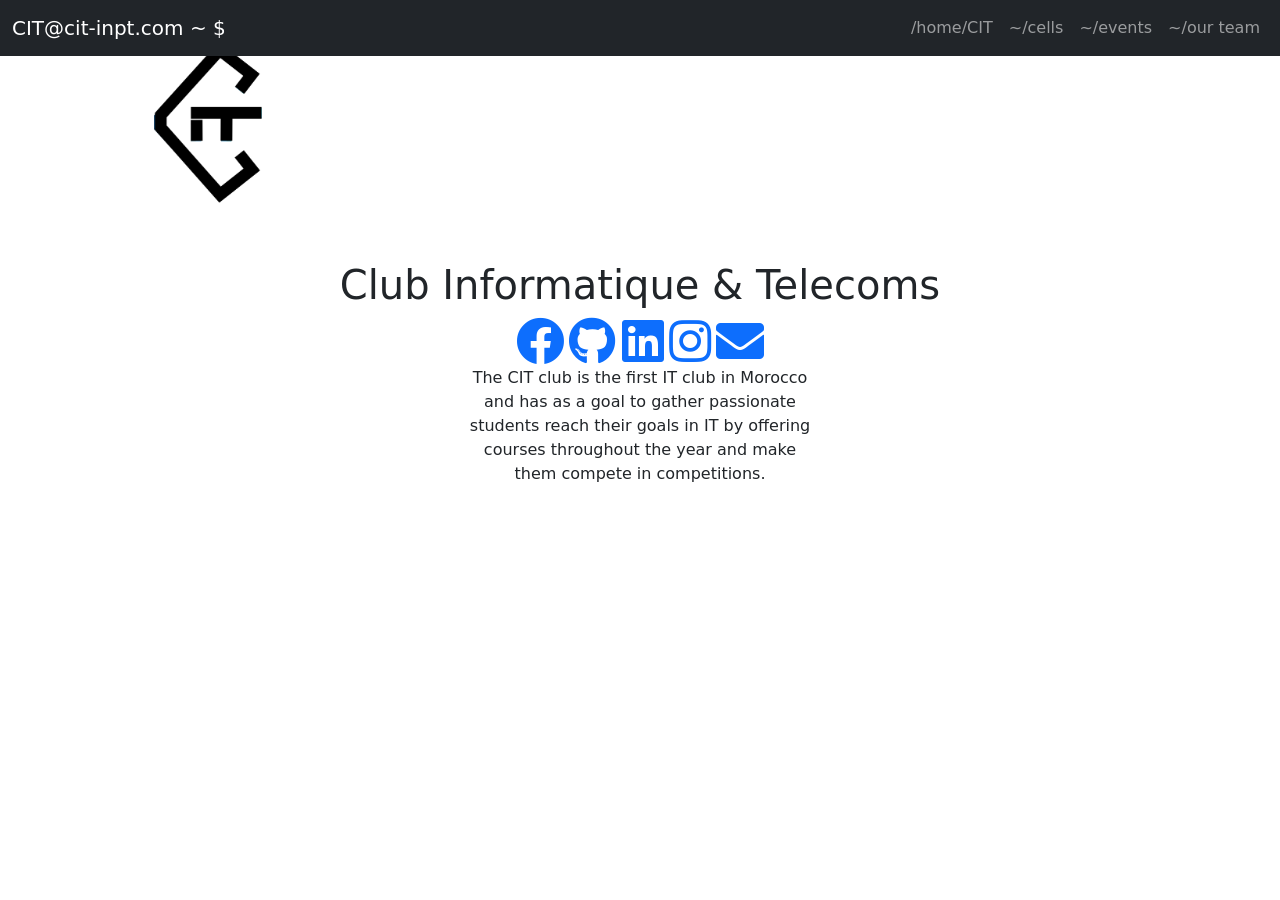
<file: index.html>
<!DOCTYPE html>
<html lang="en-us">
	<head>
		<title> CIT club </title>

		<meta http-equiv="content-type" content="text/html; charset=utf-8">
<meta name="viewport" content="width=device-width, initial-scale=1.0">
<meta name="generator" content="Hugo 0.108.0">




<script src="https://code.jquery.com/jquery-3.1.1.min.js"   integrity="sha256-hVVnYaiADRTO2PzUGmuLJr8BLUSjGIZsDYGmIJLv2b8="   crossorigin="anonymous"></script>


<link href="https://cdn.jsdelivr.net/npm/bootstrap@5.0.1/dist/css/bootstrap.min.css" rel="stylesheet" integrity="sha384-+0n0xVW2eSR5OomGNYDnhzAbDsOXxcvSN1TPprVMTNDbiYZCxYbOOl7+AMvyTG2x" crossorigin="anonymous">
<script src="https://cdn.jsdelivr.net/npm/bootstrap@5.0.1/dist/js/bootstrap.bundle.min.js" integrity="sha384-gtEjrD/SeCtmISkJkNUaaKMoLD0//ElJ19smozuHV6z3Iehds+3Ulb9Bn9Plx0x4" crossorigin="anonymous"></script>


<link rel="stylesheet" href="https://use.fontawesome.com/releases/v5.7.2/css/all.css" integrity="sha384-fnmOCqbTlWIlj8LyTjo7mOUStjsKC4pOpQbqyi7RrhN7udi9RwhKkMHpvLbHG9Sr" crossorigin="anonymous">


<link rel="stylesheet" href="https://MehdiLahlouMimi00.github.io/css/nix.css">



<link rel="shortcut icon" href="/favicon.ico">



<link href="https://fonts.googleapis.com/css?family=Inconsolata%7COpen+Sans%7CConcert+One" rel="stylesheet">







	</head>
	<body>
		<header>
	<nav class="navbar navbar-dark bg-dark fixed-top navbar-expand-lg font-header">
		<div class="container-fluid">
			<a class="navbar-brand" id="green-terminal" href='https://MehdiLahlouMimi00.github.io/'>
				CIT@cit-inpt.com ~ $
			</a>
			<button type="button" class="navbar-toggler" data-bs-toggle="collapse" data-bs-target="#navbar-collapse-1" 
					aria-controls="navbar-collapse-1" aria-expanded="false">
				<span class="visually-hidden">Toggle navigation</span>
				<span class="navbar-toggler-icon"></span>
			</button>

			
			<div class="collapse navbar-collapse" id="navbar-collapse-1">
				<ul class="nav navbar-nav ms-auto">
					<li class="nav-item">
						<a class="nav-link" href='https://MehdiLahlouMimi00.github.io/'>
							/home/CIT</a>
					</li>
					
					
					
					<li class="nav-item dropdown">
						
						<a class="nav-link" href="https://MehdiLahlouMimi00.github.io/cells">~/cells</a>
						
					</li>
					
					
					<li class="nav-item dropdown">
						
						<a class="nav-link" href="https://MehdiLahlouMimi00.github.io/events">~/events</a>
						
					</li>
					
					
					<li class="nav-item dropdown">
						
						<a class="nav-link" href="https://MehdiLahlouMimi00.github.io/team">~/our team</a>
						
					</li>
					
				</ul>
			</div>
		</div>
	</nav>
</header>

		<div class="flex-wrapper">
			<main class="container">
				
				<div class="row">
					<div class="col-sm-3 col-centered text-center">
						<img alt="profile-picture" class="img-fluid rounded-circle user-picture" src="/Logo%20CIT.png">
					</div>
				</div>
				
				<div class="row">
					<div class="col-xs-12 user-profile text-center">
						<h1 id="user-name">Club Informatique &amp; Telecoms</h1>
					</div>
				</div>
				<div class="row">
					<div class="col-xs-12 user-social text-center">
					







<a href="https://facebook.com/cit.inpt" rel="me" title="Facebook"><i class="fab fa-facebook fa-3x" aria-hidden="true"></i></a>



<a href="https://github.com/CIT-INPT" rel="me" title="GitHub"><i class="fab fa-github fa-3x" aria-hidden="true"></i></a>




<a href="https://linkedin.com/in/68543778" rel="me" title="LinkedIn"><i class="fab fa-linkedin fa-3x" aria-hidden="true"></i></a>







<a href="https://instagram.com/cit.inpt" rel="me" title="Instagram"><i class="fab fa-instagram fa-3x" aria-hidden="true"></i></a>




<a href="mailto:cit.inpt@gmail.com" title="Email"><i class="fas fa-envelope fa-3x" aria-hidden="true"></i></a>









					</div>
				</div>
				
				<div class="row">
					<div class="col-lg-4 offset-lg-4 user-description text-center">
						<p>The CIT club is the first IT club in Morocco and has as a goal to gather passionate students reach their goals in IT by offering courses throughout the year and make them compete in competitions.</p>
					</div>
				</div>
				
				
			</main>
			<footer class="footer text-center">

</footer>

		</div>
	</body>
</html>
</file>
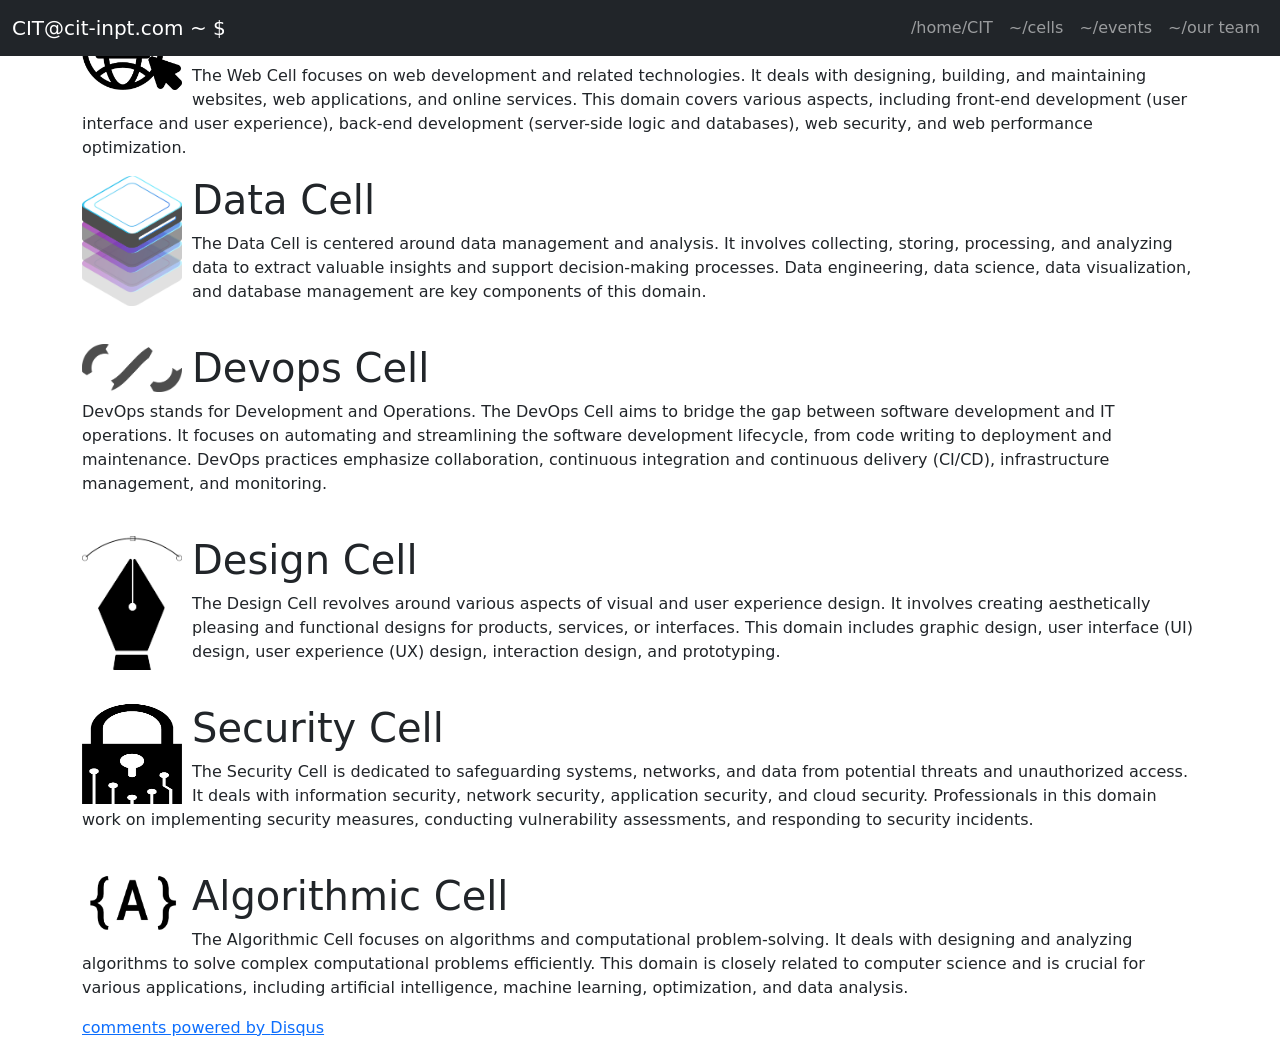
<file: cells/index.html>
<!DOCTYPE html>
<html>

    <head>
        <title>  &middot; CIT club </title>

        <meta http-equiv="content-type" content="text/html; charset=utf-8">
<meta name="viewport" content="width=device-width, initial-scale=1.0">
<meta name="generator" content="Hugo 0.108.0">




<script src="https://code.jquery.com/jquery-3.1.1.min.js"   integrity="sha256-hVVnYaiADRTO2PzUGmuLJr8BLUSjGIZsDYGmIJLv2b8="   crossorigin="anonymous"></script>


<link href="https://cdn.jsdelivr.net/npm/bootstrap@5.0.1/dist/css/bootstrap.min.css" rel="stylesheet" integrity="sha384-+0n0xVW2eSR5OomGNYDnhzAbDsOXxcvSN1TPprVMTNDbiYZCxYbOOl7+AMvyTG2x" crossorigin="anonymous">
<script src="https://cdn.jsdelivr.net/npm/bootstrap@5.0.1/dist/js/bootstrap.bundle.min.js" integrity="sha384-gtEjrD/SeCtmISkJkNUaaKMoLD0//ElJ19smozuHV6z3Iehds+3Ulb9Bn9Plx0x4" crossorigin="anonymous"></script>


<link rel="stylesheet" href="https://use.fontawesome.com/releases/v5.7.2/css/all.css" integrity="sha384-fnmOCqbTlWIlj8LyTjo7mOUStjsKC4pOpQbqyi7RrhN7udi9RwhKkMHpvLbHG9Sr" crossorigin="anonymous">


<link rel="stylesheet" href="https://MehdiLahlouMimi00.github.io/css/nix.css">



<link rel="shortcut icon" href="/favicon.ico">



<link href="https://fonts.googleapis.com/css?family=Inconsolata%7COpen+Sans%7CConcert+One" rel="stylesheet">






    </head>

    <body>
        <header>
	<nav class="navbar navbar-dark bg-dark fixed-top navbar-expand-lg font-header">
		<div class="container-fluid">
			<a class="navbar-brand" id="green-terminal" href='https://MehdiLahlouMimi00.github.io/'>
				CIT@cit-inpt.com ~ $
			</a>
			<button type="button" class="navbar-toggler" data-bs-toggle="collapse" data-bs-target="#navbar-collapse-1" 
					aria-controls="navbar-collapse-1" aria-expanded="false">
				<span class="visually-hidden">Toggle navigation</span>
				<span class="navbar-toggler-icon"></span>
			</button>

			
			<div class="collapse navbar-collapse" id="navbar-collapse-1">
				<ul class="nav navbar-nav ms-auto">
					<li class="nav-item">
						<a class="nav-link" href='https://MehdiLahlouMimi00.github.io/'>
							/home/CIT</a>
					</li>
					
					
					
					<li class="nav-item dropdown">
						
						<a class="nav-link" href="https://MehdiLahlouMimi00.github.io/cells">~/cells</a>
						
					</li>
					
					
					<li class="nav-item dropdown">
						
						<a class="nav-link" href="https://MehdiLahlouMimi00.github.io/events">~/events</a>
						
					</li>
					
					
					<li class="nav-item dropdown">
						
						<a class="nav-link" href="https://MehdiLahlouMimi00.github.io/team">~/our team</a>
						
					</li>
					
				</ul>
			</div>
		</div>
	</nav>
</header>

        <div class="flex-wrapper">
            <div class="container wrapper">
                <h1><a href="https://MehdiLahlouMimi00.github.io/cells/"></a></h1>
                
                <div class="post-content">
                    <img src="/cells/web.png" alt="WEB" title="WEB" width="100" alt="JNJD1" class="left" style="float : left; margin-right : 10px"><h1 id="web-cell">Web Cell</h1>
<p>The Web Cell focuses on web development and related technologies. It deals with designing, building, and maintaining websites, web applications, and online services. This domain covers various aspects, including front-end development (user interface and user experience), back-end development (server-side logic and databases), web security, and web performance optimization.</p>
<img src="/cells/data.png" alt="DATA" title="DATA" width="100" alt="JNJD1" class="left" style="float : left; margin-right : 10px; margin-bottom:10px"><h1 id="data-cell">Data Cell</h1>
<p>The Data Cell is centered around data management and analysis. It involves collecting, storing, processing, and analyzing data to extract valuable insights and support decision-making processes. Data engineering, data science, data visualization, and database management are key components of this domain.</p>
<br>
<img src="/cells/DevOps.png" alt="DEVOPS" title="DEVOPS" width="100" alt="JNJD1" class="left" style="float : left; margin-right : 10px"><h1 id="devops-cell">Devops Cell</h1>
<p>DevOps stands for Development and Operations. The DevOps Cell aims to bridge the gap between software development and IT operations. It focuses on automating and streamlining the software development lifecycle, from code writing to deployment and maintenance. DevOps practices emphasize collaboration, continuous integration and continuous delivery (CI/CD), infrastructure management, and monitoring.</p>
<br>
<img src="/cells/design.png" alt="DESGIN" title="DESIGN" width="100" alt="JNJD1" class="left" style="float : left; margin-right : 10px"><h1 id="design-cell">Design Cell</h1>
<p>The Design Cell revolves around various aspects of visual and user experience design. It involves creating aesthetically pleasing and functional designs for products, services, or interfaces. This domain includes graphic design, user interface (UI) design, user experience (UX) design, interaction design, and prototyping.</p>
<br>
<img src="/cells/sec.png" alt="SECURITY" title="SECURITY" width="100" height="100" alt="JNJD1" class="left" style="float : left; margin-right : 10px"><h1 id="security-cell">Security Cell</h1>
<p>The Security Cell is dedicated to safeguarding systems, networks, and data from potential threats and unauthorized access. It deals with information security, network security, application security, and cloud security. Professionals in this domain work on implementing security measures, conducting vulnerability assessments, and responding to security incidents.</p>
<br>
<img src="/cells/algor.png" alt="ALGO" title="ALGO" width="100" alt="JNJD1" class="left" style="float : left; margin-right : 10px"><h1 id="algorithmic-cell">Algorithmic Cell</h1>
<p>The Algorithmic Cell focuses on algorithms and computational problem-solving. It deals with designing and analyzing algorithms to solve complex computational problems efficiently. This domain is closely related to computer science and is crucial for various applications, including artificial intelligence, machine learning, optimization, and data analysis.</p>

                </div>
                
                <div class="post-comments">
                    <div id="disqus_thread"></div>
<script type="application/javascript">
    window.disqus_config = function () {
    
    
    
    };
    (function() {
        if (["localhost", "127.0.0.1"].indexOf(window.location.hostname) != -1) {
            document.getElementById('disqus_thread').innerHTML = 'Disqus comments not available by default when the website is previewed locally.';
            return;
        }
        var d = document, s = d.createElement('script'); s.async = true;
        s.src = '//' + "your_disqus_shortname" + '.disqus.com/embed.js';
        s.setAttribute('data-timestamp', +new Date());
        (d.head || d.body).appendChild(s);
    })();
</script>
<noscript>Please enable JavaScript to view the <a href="https://disqus.com/?ref_noscript">comments powered by Disqus.</a></noscript>
<a href="https://disqus.com" class="dsq-brlink">comments powered by <span class="logo-disqus">Disqus</span></a>
                </div>
                
            </div>
            <footer class="footer text-center">

</footer>

        </div>
    </body>
</file>
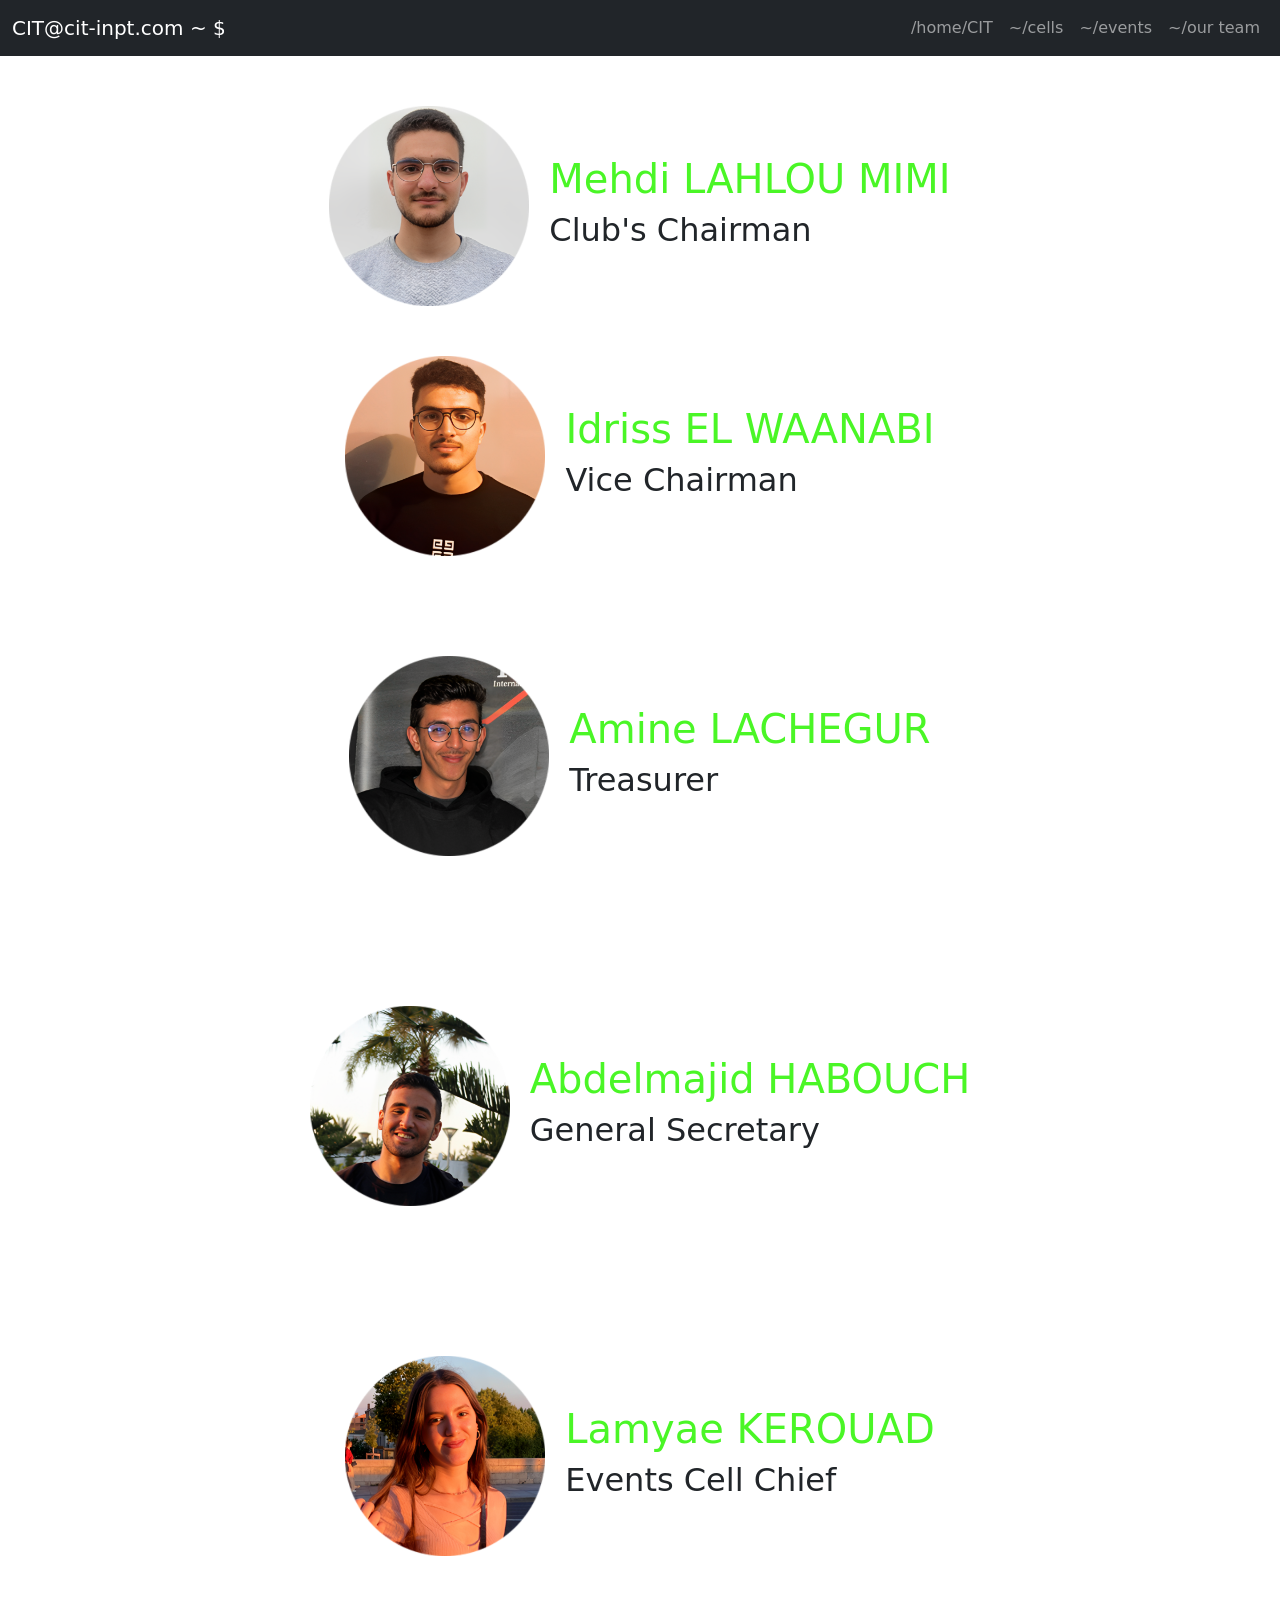
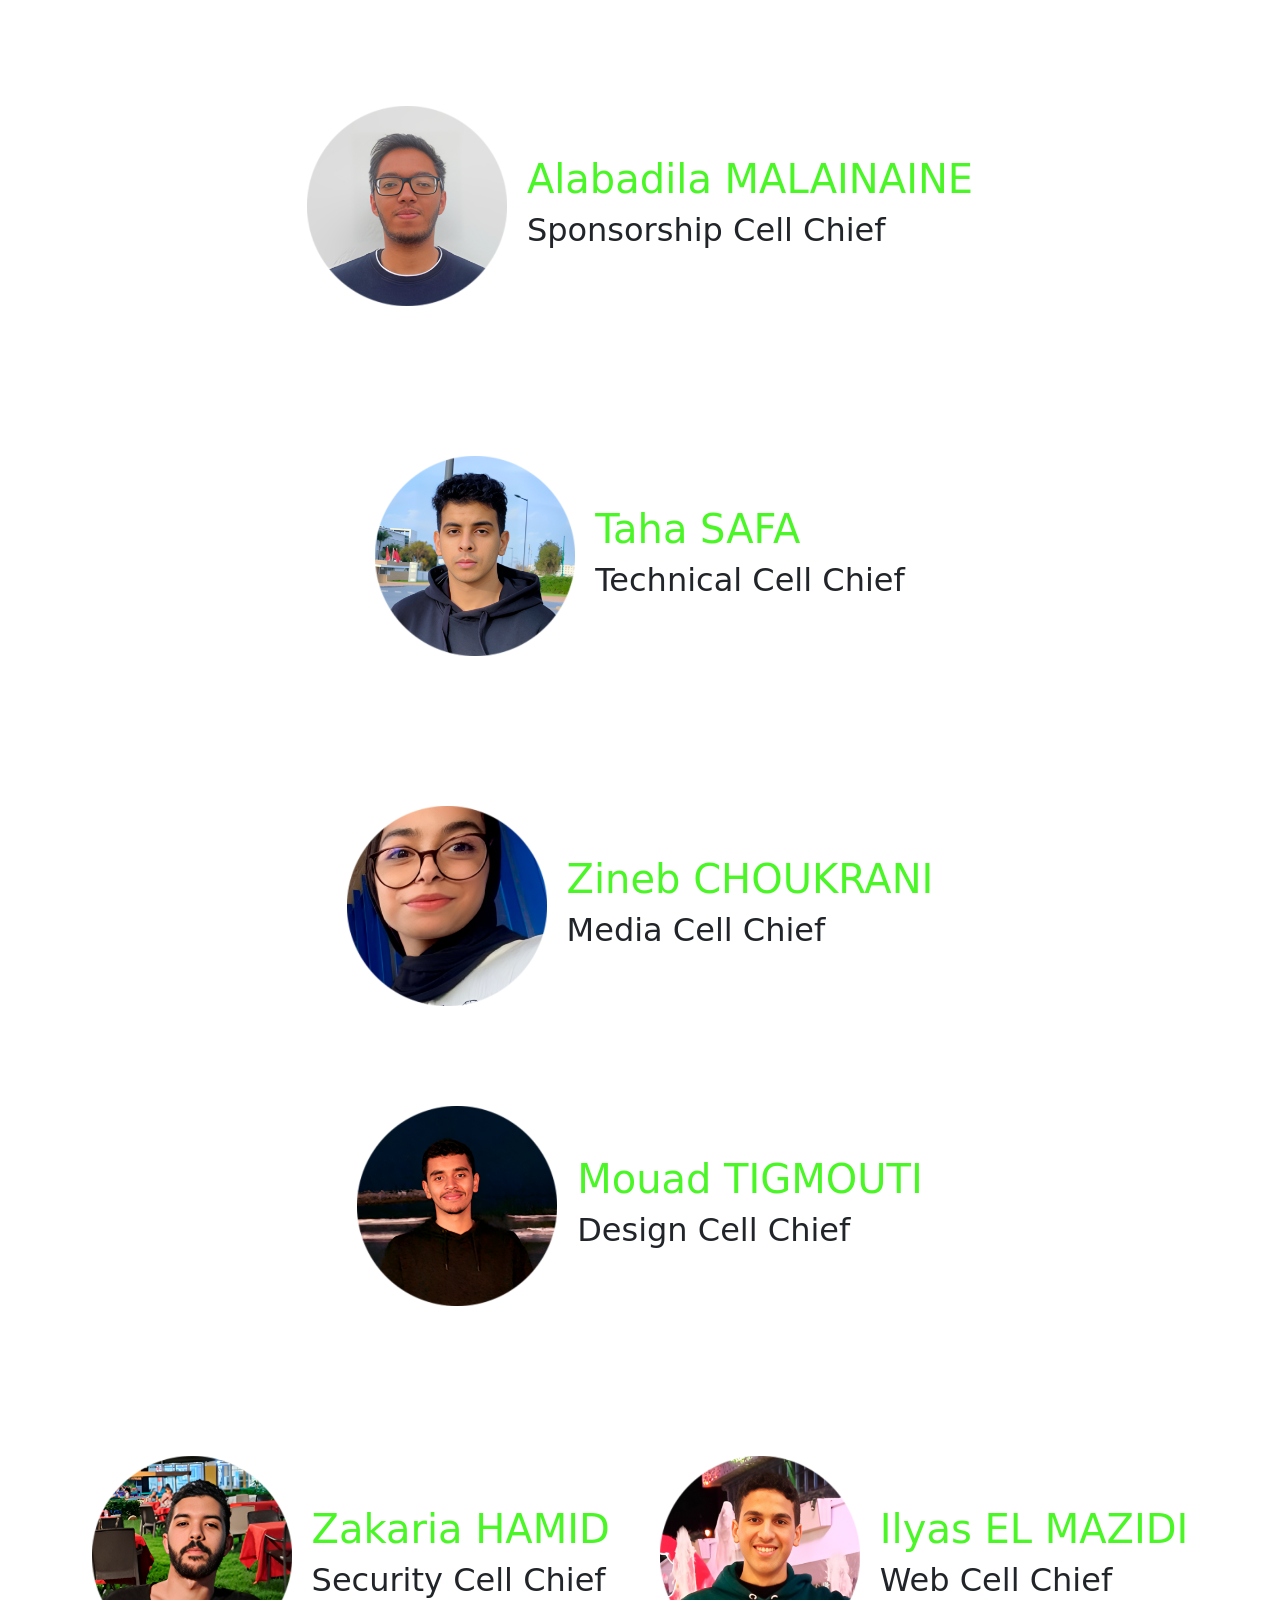
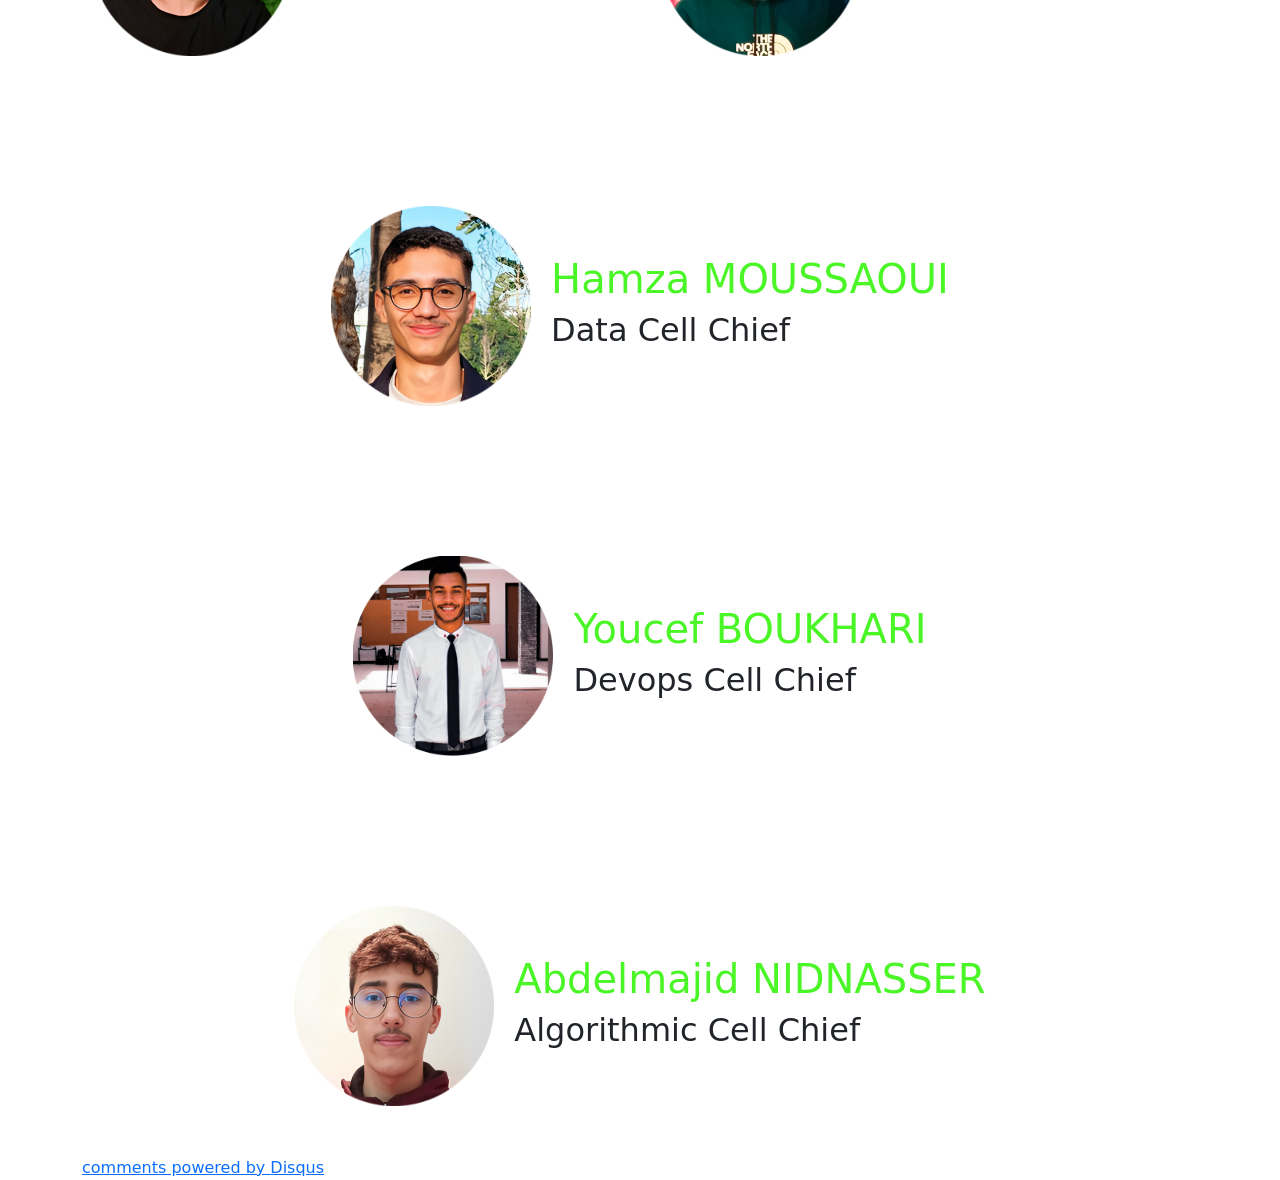
<file: team/index.html>
<!DOCTYPE html>
<html>

    <head>
        <title>  &middot; CIT club </title>

        <meta http-equiv="content-type" content="text/html; charset=utf-8">
<meta name="viewport" content="width=device-width, initial-scale=1.0">
<meta name="generator" content="Hugo 0.108.0">




<script src="https://code.jquery.com/jquery-3.1.1.min.js"   integrity="sha256-hVVnYaiADRTO2PzUGmuLJr8BLUSjGIZsDYGmIJLv2b8="   crossorigin="anonymous"></script>


<link href="https://cdn.jsdelivr.net/npm/bootstrap@5.0.1/dist/css/bootstrap.min.css" rel="stylesheet" integrity="sha384-+0n0xVW2eSR5OomGNYDnhzAbDsOXxcvSN1TPprVMTNDbiYZCxYbOOl7+AMvyTG2x" crossorigin="anonymous">
<script src="https://cdn.jsdelivr.net/npm/bootstrap@5.0.1/dist/js/bootstrap.bundle.min.js" integrity="sha384-gtEjrD/SeCtmISkJkNUaaKMoLD0//ElJ19smozuHV6z3Iehds+3Ulb9Bn9Plx0x4" crossorigin="anonymous"></script>


<link rel="stylesheet" href="https://use.fontawesome.com/releases/v5.7.2/css/all.css" integrity="sha384-fnmOCqbTlWIlj8LyTjo7mOUStjsKC4pOpQbqyi7RrhN7udi9RwhKkMHpvLbHG9Sr" crossorigin="anonymous">


<link rel="stylesheet" href="https://MehdiLahlouMimi00.github.io/css/nix.css">



<link rel="shortcut icon" href="/favicon.ico">



<link href="https://fonts.googleapis.com/css?family=Inconsolata%7COpen+Sans%7CConcert+One" rel="stylesheet">






    </head>

    <body>
        <header>
	<nav class="navbar navbar-dark bg-dark fixed-top navbar-expand-lg font-header">
		<div class="container-fluid">
			<a class="navbar-brand" id="green-terminal" href='https://MehdiLahlouMimi00.github.io/'>
				CIT@cit-inpt.com ~ $
			</a>
			<button type="button" class="navbar-toggler" data-bs-toggle="collapse" data-bs-target="#navbar-collapse-1" 
					aria-controls="navbar-collapse-1" aria-expanded="false">
				<span class="visually-hidden">Toggle navigation</span>
				<span class="navbar-toggler-icon"></span>
			</button>

			
			<div class="collapse navbar-collapse" id="navbar-collapse-1">
				<ul class="nav navbar-nav ms-auto">
					<li class="nav-item">
						<a class="nav-link" href='https://MehdiLahlouMimi00.github.io/'>
							/home/CIT</a>
					</li>
					
					
					
					<li class="nav-item dropdown">
						
						<a class="nav-link" href="https://MehdiLahlouMimi00.github.io/cells">~/cells</a>
						
					</li>
					
					
					<li class="nav-item dropdown">
						
						<a class="nav-link" href="https://MehdiLahlouMimi00.github.io/events">~/events</a>
						
					</li>
					
					
					<li class="nav-item dropdown">
						
						<a class="nav-link" href="https://MehdiLahlouMimi00.github.io/team">~/our team</a>
						
					</li>
					
				</ul>
			</div>
		</div>
	</nav>
</header>

        <div class="flex-wrapper">
            <div class="container wrapper">
                <h1><a href="https://MehdiLahlouMimi00.github.io/team/"></a></h1>
                
                <div class="post-content">
                    <h1 id="meet-our-team-">Meet our team :</h1>
<div style="display : flex; align-items :center;  justify-content : center; margin-bottom:50px; margin-top:50px">
<img src="/mehdi.png" style="width:200px"></img>
    <div style = "margin-left:20px">
        <h1 style="color: rgb(74,246,38)">Mehdi LAHLOU MIMI</h1>
        <h2>Club's Chairman</h2>
    </div>
</div>
<div style="display : flex; align-items :center; margin-bottom:50px; margin-top:50px; justify-content : center">
<img src="/dris.png" style="width:200px"></img>
    <div style = "margin-left:20px">
        <h1 style="color: rgb(74,246,38)">Idriss EL WAANABI</h1>
        <h2>Vice Chairman</h2>
    </div>
</div>
<div style="display : flex; align-items : center; justify-content : center; gap : 50px; flex-wrap: wrap;">
<div style="display : flex; align-items :center; margin-bottom:50px; margin-top:50px">
<img src="/lchguar.png" style="width:200px"></img>
    <div style = "margin-left:20px">
        <h1 style="color: rgb(74,246,38)">Amine LACHEGUR</h1>
        <h2>Treasurer</h2>
    </div>
</div>
<div style="display : flex; align-items :center; margin-bottom:50px; margin-top:50px">
<img src="/mjid.png" style="width:200px"></img>
    <div style = "margin-left:20px">
        <h1 style="color: rgb(74,246,38)">Abdelmajid HABOUCH</h1>
        <h2>General Secretary</h2>
    </div>
</div>
<div style="display : flex; align-items :center; margin-bottom:50px; margin-top:50px">
    <img src="/lamyae.png" style="width:200px"></img>
        <div style = "margin-left:20px">
            <h1 style="color: rgb(74,246,38)">Lamyae KEROUAD</h1>
            <h2>Events Cell Chief</h2>
        </div>
    </div>
<div style="display : flex; align-items :center; margin-bottom:50px; margin-top:50px">
    <img src="/alabadila.png" style="width:200px"></img>
        <div style = "margin-left:20px">
            <h1 style="color: rgb(74,246,38)">Alabadila MALAINAINE</h1>
            <h2>Sponsorship Cell Chief</h2>
        </div>
    </div>
<div style="display : flex; align-items :center; margin-bottom:50px; margin-top:50px">
        <img src="/taha.png" style="width:200px"></img>
            <div style = "margin-left:20px">
                <h1 style="color: rgb(74,246,38)">Taha SAFA</h1>
                <h2>Technical Cell Chief</h2>
            </div>
        </div>
<div style="display : flex; align-items :center; margin-bottom:50px; margin-top:50px">
        <img src="/zaynab.png" style="width:200px"></img>
            <div style = "margin-left:20px">
                <h1 style="color: rgb(74,246,38)">Zineb CHOUKRANI</h1>
                <h2>Media Cell Chief</h2>
            </div>
        </div>
</div>
<div style="display : flex; align-items : flex-wrap; justify-content : center; gap : 50px; flex-wrap : wrap">
<div style="display : flex; align-items :center; margin-bottom:50px; margin-top:50px">
<img src="/mouad.png" style="width:200px"></img>
    <div style = "margin-left:20px">
        <h1 style="color: rgb(74,246,38)">Mouad TIGMOUTI</h1>
        <h2>Design Cell Chief</h2>
    </div>
</div>
<div style="display : flex; align-items :center; margin-bottom:50px; margin-top:50px">
<img src="/zakiii.png" style="width:200px"></img>
    <div style = "margin-left:20px">
        <h1 style="color: rgb(74,246,38)">Zakaria HAMID</h1>
        <h2>Security Cell Chief</h2>
    </div>
</div>
<div style="display : flex; align-items :center; margin-bottom:50px; margin-top:50px">
<img src="/ilyas.png" style="width:200px"></img>
    <div style = "margin-left:20px">
        <h1 style="color: rgb(74,246,38)">Ilyas EL MAZIDI</h1>
        <h2>Web Cell Chief</h2>
    </div>
</div>
<div style="display : flex; align-items :center; margin-bottom:50px; margin-top:50px">
<img src="/ibrahim.png" style="width:200px"></img>
    <div style = "margin-left:20px">
        <h1 style="color: rgb(74,246,38)">Hamza MOUSSAOUI</h1>
        <h2>Data Cell Chief</h2>
    </div>
</div>
<div style="display : flex; align-items :center; margin-bottom:50px; margin-top:50px">
<img src="/youcef.png" style="width:200px"></img>
    <div style = "margin-left:20px">
        <h1 style="color: rgb(74,246,38)">Youcef BOUKHARI</h1>
        <h2>Devops Cell Chief</h2>
    </div>
</div>
<div style="display : flex; align-items :center; margin-bottom:50px; margin-top:50px">
<img src="/nidnaser.png" style="width:200px"></img>
    <div style = "margin-left:20px">
        <h1 style="color: rgb(74,246,38)">Abdelmajid NIDNASSER</h1>
        <h2>Algorithmic Cell Chief</h2>
    </div>
</div>
</div>
                </div>
                
                <div class="post-comments">
                    <div id="disqus_thread"></div>
<script type="application/javascript">
    window.disqus_config = function () {
    
    
    
    };
    (function() {
        if (["localhost", "127.0.0.1"].indexOf(window.location.hostname) != -1) {
            document.getElementById('disqus_thread').innerHTML = 'Disqus comments not available by default when the website is previewed locally.';
            return;
        }
        var d = document, s = d.createElement('script'); s.async = true;
        s.src = '//' + "your_disqus_shortname" + '.disqus.com/embed.js';
        s.setAttribute('data-timestamp', +new Date());
        (d.head || d.body).appendChild(s);
    })();
</script>
<noscript>Please enable JavaScript to view the <a href="https://disqus.com/?ref_noscript">comments powered by Disqus.</a></noscript>
<a href="https://disqus.com" class="dsq-brlink">comments powered by <span class="logo-disqus">Disqus</span></a>
                </div>
                
            </div>
            <footer class="footer text-center">

</footer>

        </div>
    </body>
</file>
